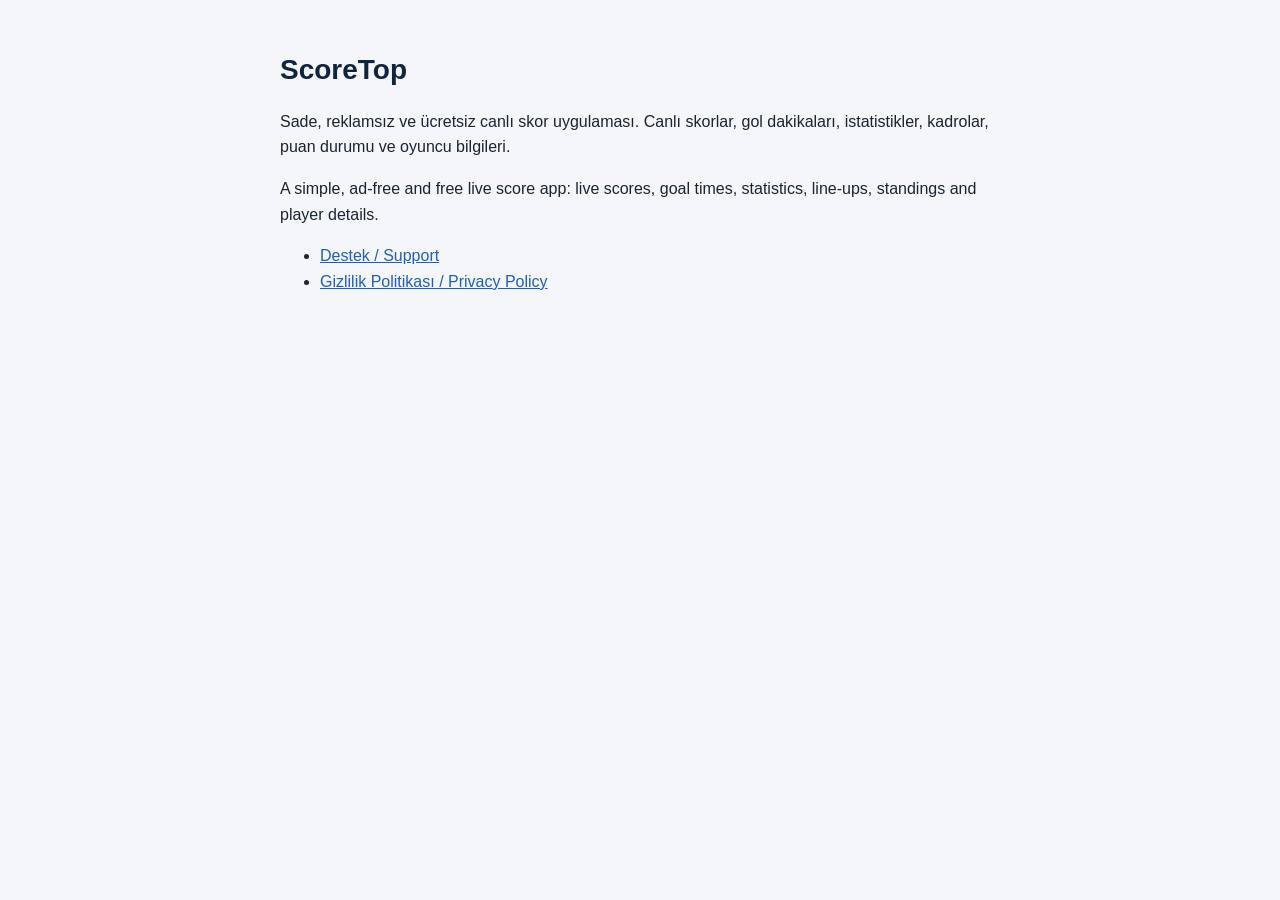
<file: index.html>
<!DOCTYPE html>
<html lang="tr">
<head>
<meta charset="utf-8">
<meta name="viewport" content="width=device-width, initial-scale=1">
<title>ScoreTop</title>
<link rel="stylesheet" href="stil.css">
</head>
<body>
<main>
<h1>ScoreTop</h1>
<p>Sade, reklamsız ve ücretsiz canlı skor uygulaması. Canlı skorlar, gol dakikaları, istatistikler, kadrolar, puan durumu ve oyuncu bilgileri.</p>
<p lang="en">A simple, ad-free and free live score app: live scores, goal times, statistics, line-ups, standings and player details.</p>
<ul>
<li><a href="destek.html">Destek / Support</a></li>
<li><a href="gizlilik.html">Gizlilik Politikası / Privacy Policy</a></li>
</ul>
</main>
</body>
</html>
</file>
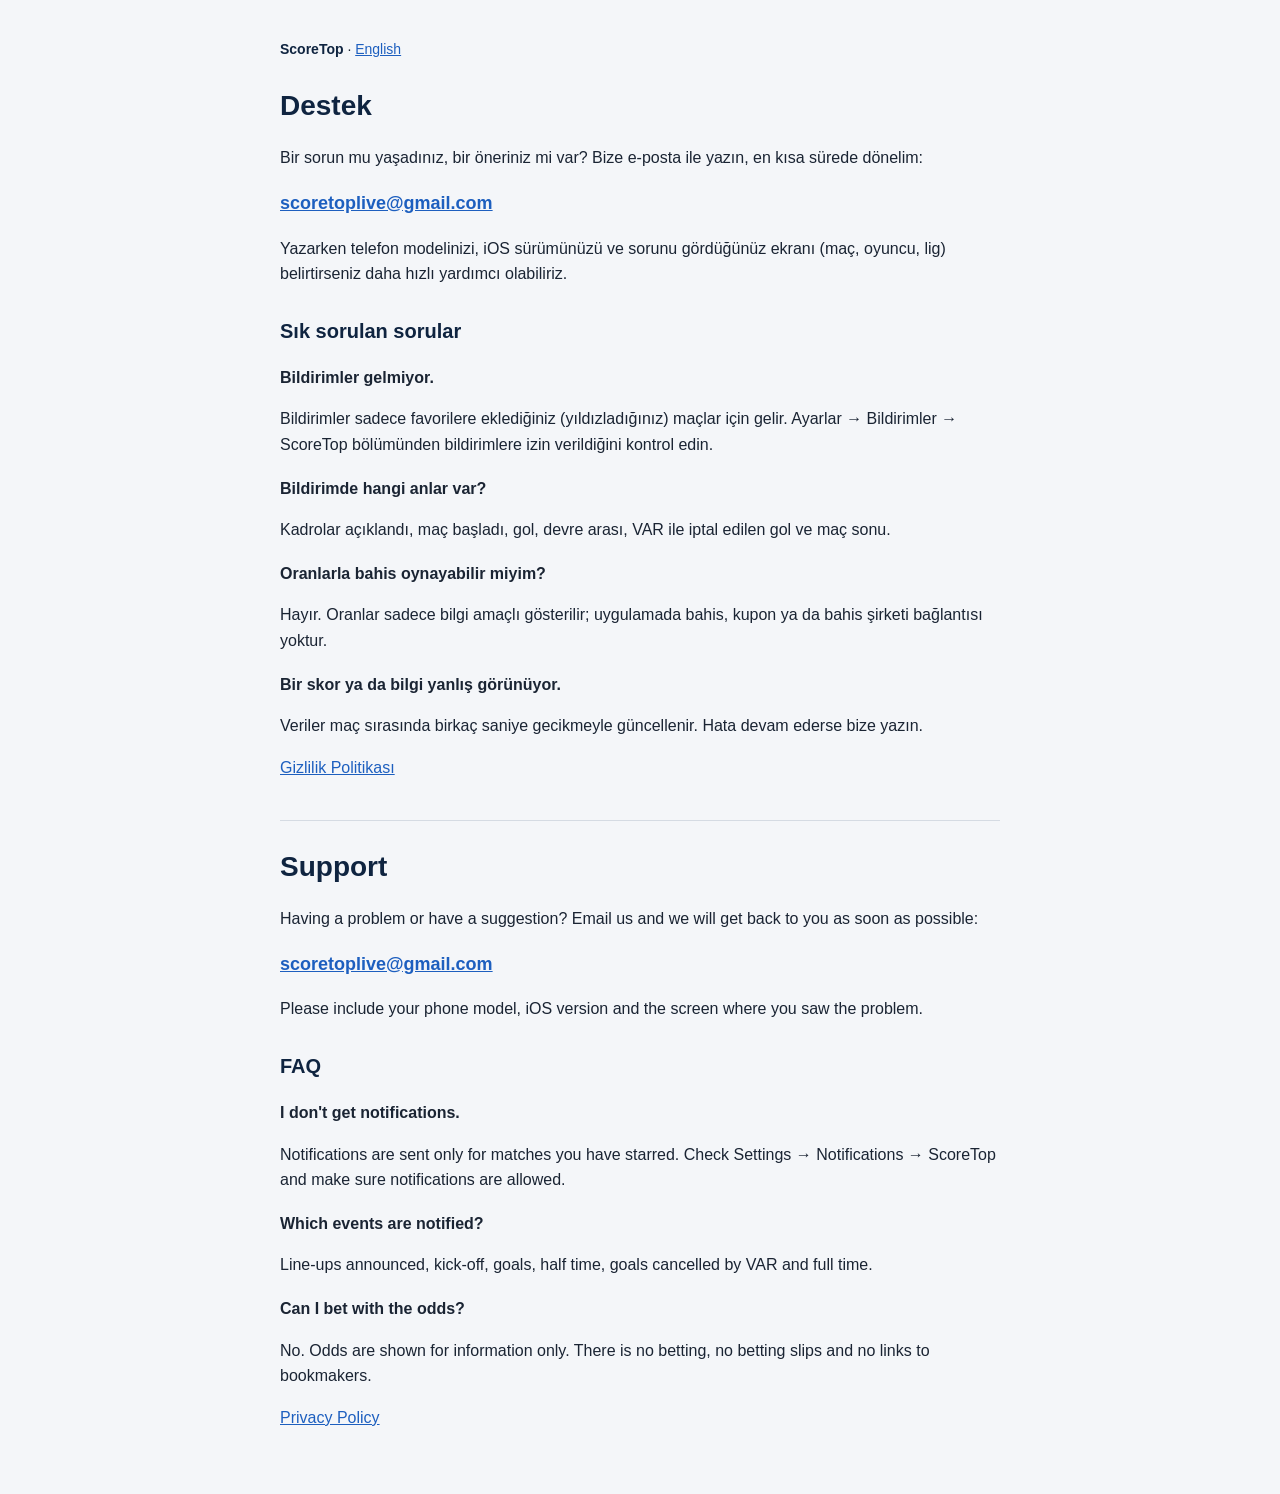
<file: destek.html>
<!DOCTYPE html>
<html lang="tr">
<head>
<meta charset="utf-8">
<meta name="viewport" content="width=device-width, initial-scale=1">
<title>ScoreTop · Destek / Support</title>
<link rel="stylesheet" href="stil.css">
</head>
<body>
<main>
<p class="ust"><a href="index.html">ScoreTop</a> · <a href="#en">English</a></p>

<h1>Destek</h1>
<p>Bir sorun mu yaşadınız, bir öneriniz mi var? Bize e-posta ile yazın, en kısa sürede dönelim:</p>
<p class="eposta"><a href="mailto:scoretoplive@gmail.com">scoretoplive@gmail.com</a></p>
<p>Yazarken telefon modelinizi, iOS sürümünüzü ve sorunu gördüğünüz ekranı (maç, oyuncu, lig) belirtirseniz daha hızlı yardımcı olabiliriz.</p>

<h2>Sık sorulan sorular</h2>
<h3>Bildirimler gelmiyor.</h3>
<p>Bildirimler sadece favorilere eklediğiniz (yıldızladığınız) maçlar için gelir. Ayarlar → Bildirimler → ScoreTop bölümünden bildirimlere izin verildiğini kontrol edin.</p>
<h3>Bildirimde hangi anlar var?</h3>
<p>Kadrolar açıklandı, maç başladı, gol, devre arası, VAR ile iptal edilen gol ve maç sonu.</p>
<h3>Oranlarla bahis oynayabilir miyim?</h3>
<p>Hayır. Oranlar sadece bilgi amaçlı gösterilir; uygulamada bahis, kupon ya da bahis şirketi bağlantısı yoktur.</p>
<h3>Bir skor ya da bilgi yanlış görünüyor.</h3>
<p>Veriler maç sırasında birkaç saniye gecikmeyle güncellenir. Hata devam ederse bize yazın.</p>

<p><a href="gizlilik.html">Gizlilik Politikası</a></p>

<hr>

<h1 id="en">Support</h1>
<p>Having a problem or have a suggestion? Email us and we will get back to you as soon as possible:</p>
<p class="eposta"><a href="mailto:scoretoplive@gmail.com">scoretoplive@gmail.com</a></p>
<p>Please include your phone model, iOS version and the screen where you saw the problem.</p>

<h2>FAQ</h2>
<h3>I don't get notifications.</h3>
<p>Notifications are sent only for matches you have starred. Check Settings → Notifications → ScoreTop and make sure notifications are allowed.</p>
<h3>Which events are notified?</h3>
<p>Line-ups announced, kick-off, goals, half time, goals cancelled by VAR and full time.</p>
<h3>Can I bet with the odds?</h3>
<p>No. Odds are shown for information only. There is no betting, no betting slips and no links to bookmakers.</p>

<p><a href="gizlilik.html#en">Privacy Policy</a></p>
</main>
</body>
</html>
</file>
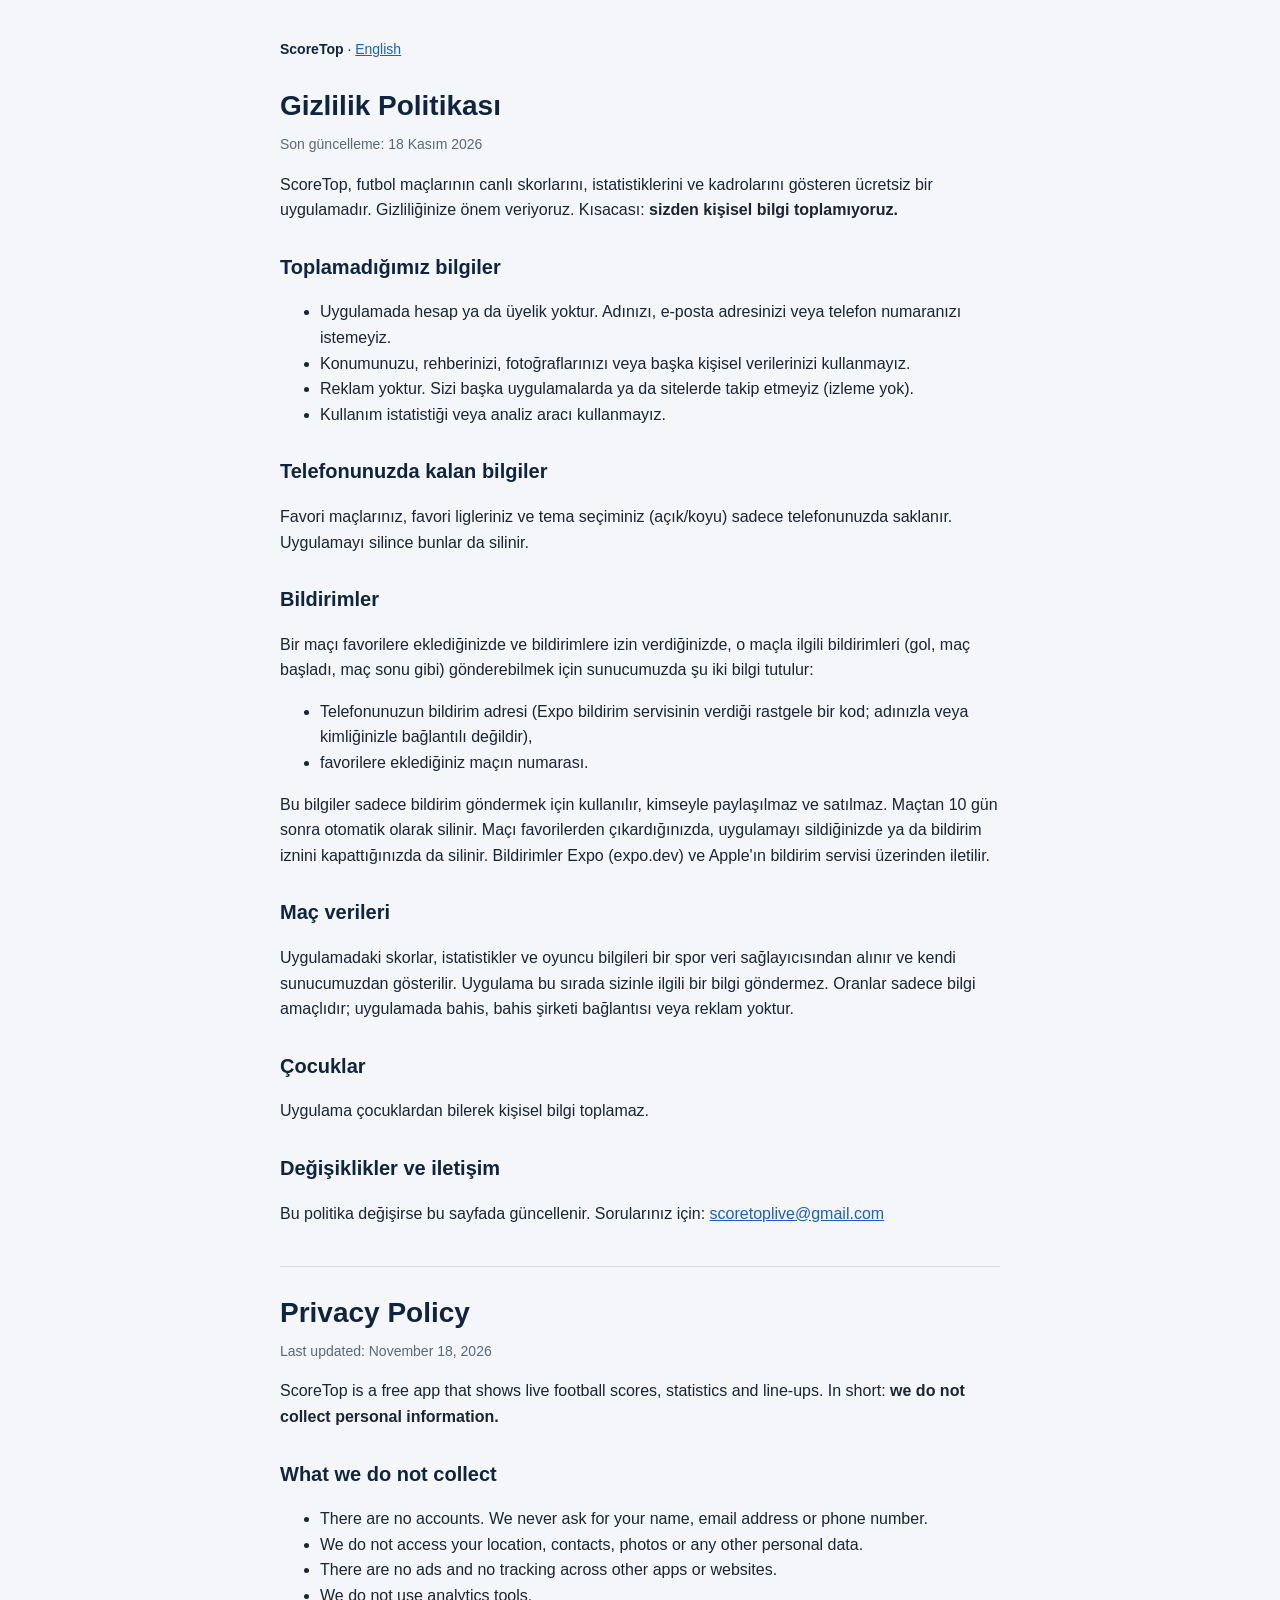
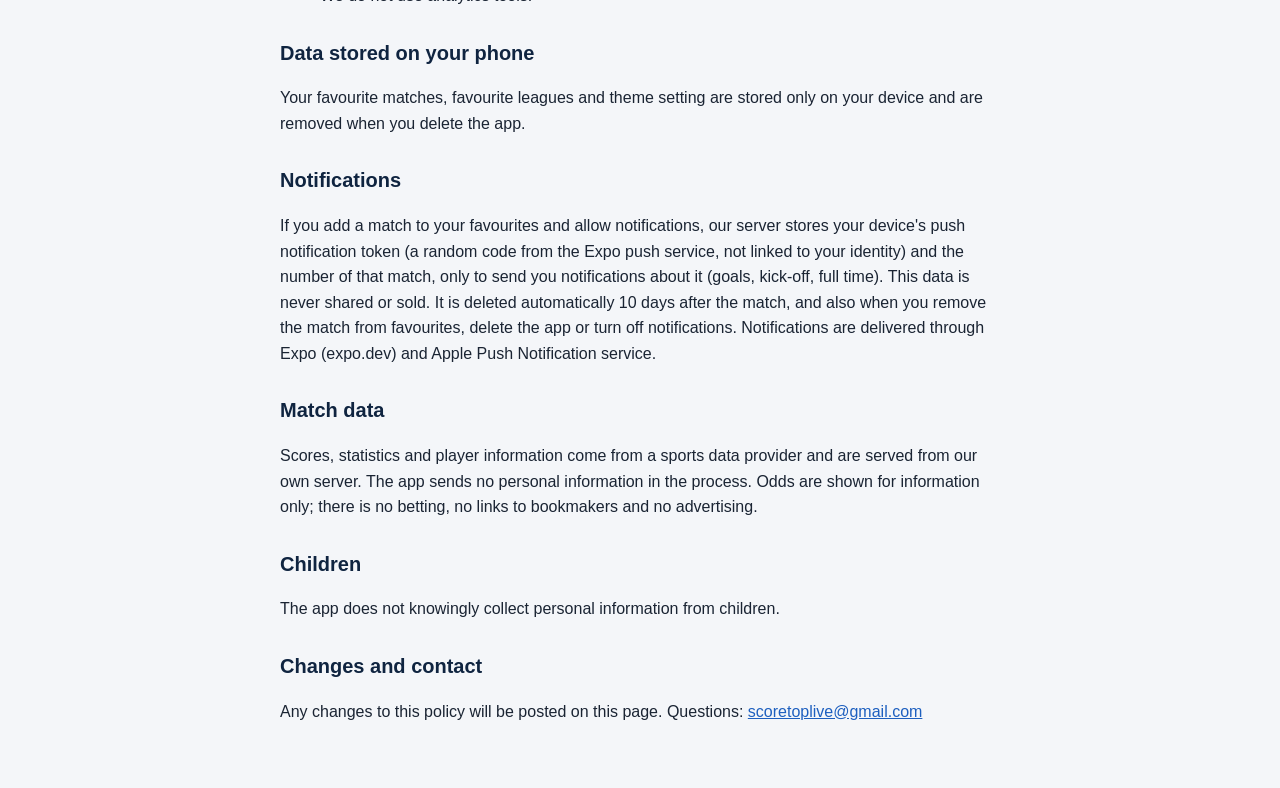
<file: gizlilik.html>
<!DOCTYPE html>
<html lang="tr">
<head>
<meta charset="utf-8">
<meta name="viewport" content="width=device-width, initial-scale=1">
<title>ScoreTop · Gizlilik Politikası / Privacy Policy</title>
<link rel="stylesheet" href="stil.css">
</head>
<body>
<main>
<p class="ust"><a href="index.html">ScoreTop</a> · <a href="#en">English</a></p>

<h1>Gizlilik Politikası</h1>
<p class="tarih">Son güncelleme: 18 Kasım 2026</p>

<p>ScoreTop, futbol maçlarının canlı skorlarını, istatistiklerini ve kadrolarını gösteren ücretsiz bir uygulamadır. Gizliliğinize önem veriyoruz. Kısacası: <strong>sizden kişisel bilgi toplamıyoruz.</strong></p>

<h2>Toplamadığımız bilgiler</h2>
<ul>
<li>Uygulamada hesap ya da üyelik yoktur. Adınızı, e-posta adresinizi veya telefon numaranızı istemeyiz.</li>
<li>Konumunuzu, rehberinizi, fotoğraflarınızı veya başka kişisel verilerinizi kullanmayız.</li>
<li>Reklam yoktur. Sizi başka uygulamalarda ya da sitelerde takip etmeyiz (izleme yok).</li>
<li>Kullanım istatistiği veya analiz aracı kullanmayız.</li>
</ul>

<h2>Telefonunuzda kalan bilgiler</h2>
<p>Favori maçlarınız, favori ligleriniz ve tema seçiminiz (açık/koyu) sadece telefonunuzda saklanır. Uygulamayı silince bunlar da silinir.</p>

<h2>Bildirimler</h2>
<p>Bir maçı favorilere eklediğinizde ve bildirimlere izin verdiğinizde, o maçla ilgili bildirimleri (gol, maç başladı, maç sonu gibi) gönderebilmek için sunucumuzda şu iki bilgi tutulur:</p>
<ul>
<li>Telefonunuzun bildirim adresi (Expo bildirim servisinin verdiği rastgele bir kod; adınızla veya kimliğinizle bağlantılı değildir),</li>
<li>favorilere eklediğiniz maçın numarası.</li>
</ul>
<p>Bu bilgiler sadece bildirim göndermek için kullanılır, kimseyle paylaşılmaz ve satılmaz. Maçtan 10 gün sonra otomatik olarak silinir. Maçı favorilerden çıkardığınızda, uygulamayı sildiğinizde ya da bildirim iznini kapattığınızda da silinir. Bildirimler Expo (expo.dev) ve Apple'ın bildirim servisi üzerinden iletilir.</p>

<h2>Maç verileri</h2>
<p>Uygulamadaki skorlar, istatistikler ve oyuncu bilgileri bir spor veri sağlayıcısından alınır ve kendi sunucumuzdan gösterilir. Uygulama bu sırada sizinle ilgili bir bilgi göndermez. Oranlar sadece bilgi amaçlıdır; uygulamada bahis, bahis şirketi bağlantısı veya reklam yoktur.</p>

<h2>Çocuklar</h2>
<p>Uygulama çocuklardan bilerek kişisel bilgi toplamaz.</p>

<h2>Değişiklikler ve iletişim</h2>
<p>Bu politika değişirse bu sayfada güncellenir. Sorularınız için: <a href="mailto:scoretoplive@gmail.com">scoretoplive@gmail.com</a></p>

<hr>

<h1 id="en">Privacy Policy</h1>
<p class="tarih">Last updated: November 18, 2026</p>

<p>ScoreTop is a free app that shows live football scores, statistics and line-ups. In short: <strong>we do not collect personal information.</strong></p>

<h2>What we do not collect</h2>
<ul>
<li>There are no accounts. We never ask for your name, email address or phone number.</li>
<li>We do not access your location, contacts, photos or any other personal data.</li>
<li>There are no ads and no tracking across other apps or websites.</li>
<li>We do not use analytics tools.</li>
</ul>

<h2>Data stored on your phone</h2>
<p>Your favourite matches, favourite leagues and theme setting are stored only on your device and are removed when you delete the app.</p>

<h2>Notifications</h2>
<p>If you add a match to your favourites and allow notifications, our server stores your device's push notification token (a random code from the Expo push service, not linked to your identity) and the number of that match, only to send you notifications about it (goals, kick-off, full time). This data is never shared or sold. It is deleted automatically 10 days after the match, and also when you remove the match from favourites, delete the app or turn off notifications. Notifications are delivered through Expo (expo.dev) and Apple Push Notification service.</p>

<h2>Match data</h2>
<p>Scores, statistics and player information come from a sports data provider and are served from our own server. The app sends no personal information in the process. Odds are shown for information only; there is no betting, no links to bookmakers and no advertising.</p>

<h2>Children</h2>
<p>The app does not knowingly collect personal information from children.</p>

<h2>Changes and contact</h2>
<p>Any changes to this policy will be posted on this page. Questions: <a href="mailto:scoretoplive@gmail.com">scoretoplive@gmail.com</a></p>
</main>
</body>
</html>
</file>
<file: stil.css>
body {
  margin: 0;
  background: #f4f6f9;
  color: #1a2433;
  font: 16px/1.6 -apple-system, BlinkMacSystemFont, "Segoe UI", Roboto, sans-serif;
}
main {
  max-width: 720px;
  margin: 0 auto;
  padding: 24px 20px 48px;
}
h1 { color: #0F2440; font-size: 28px; margin: 24px 0 4px; }
h2 { color: #0F2440; font-size: 20px; margin-top: 28px; }
h3 { font-size: 16px; margin: 18px 0 4px; }
a { color: #1d5fbf; }
.ust { font-size: 14px; }
.ust a:first-child { color: #0F2440; font-weight: 700; text-decoration: none; }
.tarih { color: #5b6878; font-size: 14px; margin-top: 0; }
.eposta { font-size: 18px; font-weight: 600; }
hr { border: 0; border-top: 1px solid #d5dbe3; margin: 40px 0 8px; }
</file>
